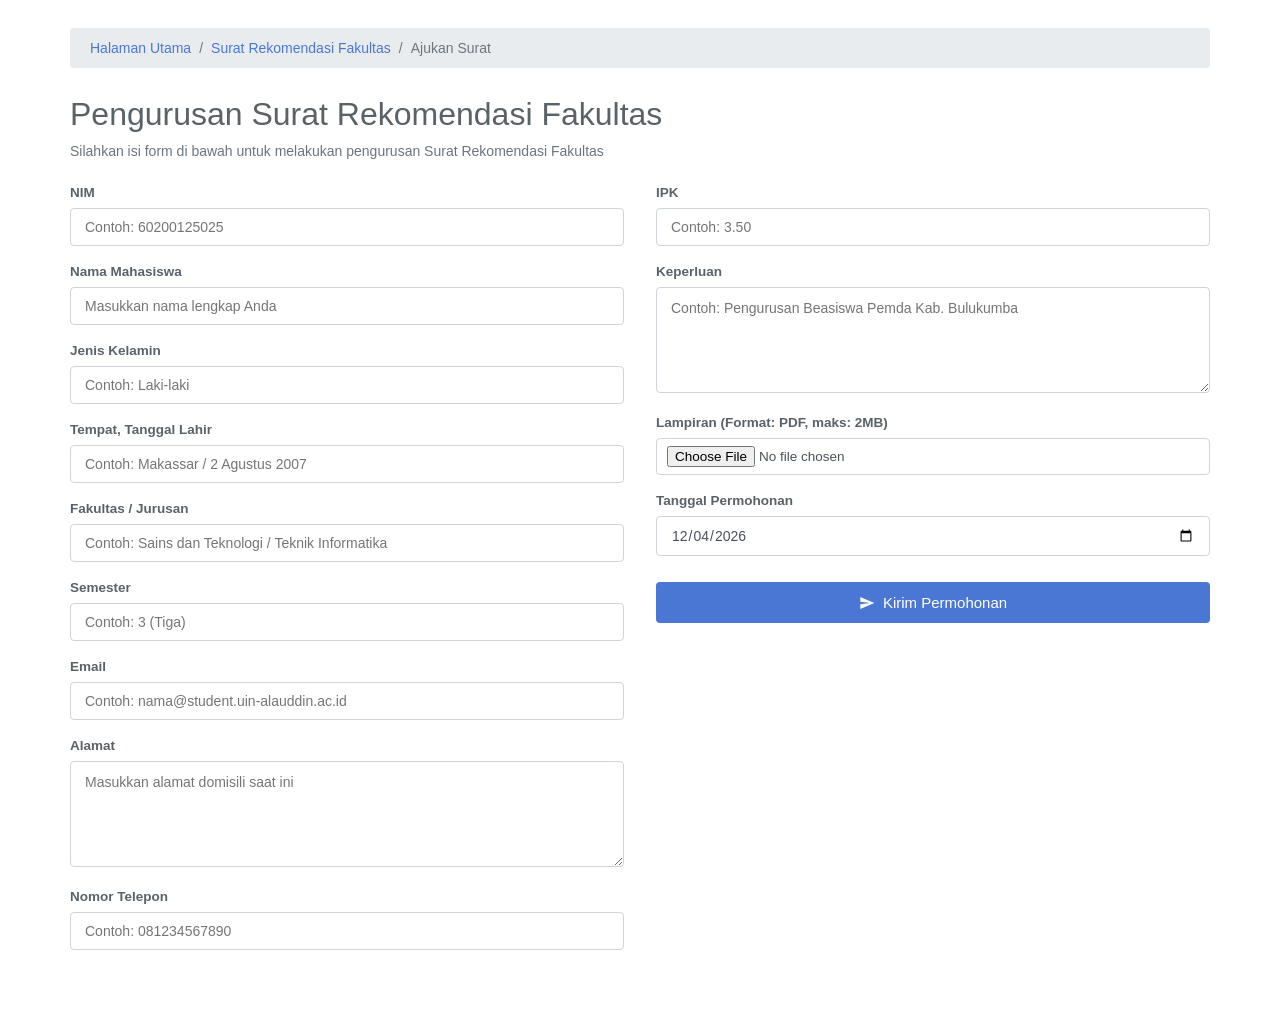
<file: ajukan-surat.html>
<!DOCTYPE html>
<html lang="id">
<head>
    <meta charset="UTF-8">
    <meta name="viewport" content="width=device-width, initial-scale=1.0">
    <title>Ajukan Surat - Layanan Mandiri Persuratan UINAM</title>
    <link rel="stylesheet" href="css/ajukan.css">
</head>
<body>

    <main class="container">
        <!-- Bilah Navigasi Dinamis -->
        <nav class="breadcrumbBar" id="dynamicBreadcrumb" aria-label="Breadcrumb"></nav>

        <section class="formSection">
            <header class="pageHeader">
                <h1 id="formPageTitle" class="mainTitle">Pengurusan Surat</h1>
                <p id="formSubDescription" class="subDescription">
                    Silahkan isi form di bawah ini untuk melakukan pengurusan surat akademik.
                </p>
            </header>

            <form id="pengajuanForm" action="#" method="POST" enctype="multipart/form-data">
                <div class="formGrid">
                    <!-- Kolom Kiri -->
                    <div class="formColumn">
                        <div class="formGroup">
                            <label for="nimInput">NIM</label>
                            <input type="text" id="nimInput" name="nim" placeholder="Contoh: 60200125025" required>
                        </div>

                        <div class="formGroup">
                            <label for="namaInput">Nama Mahasiswa</label>
                            <input type="text" id="namaInput" name="nama" placeholder="Masukkan nama lengkap Anda" required>
                        </div>

                        <div class="formGroup">
                            <label for="genderInput">Jenis Kelamin</label>
                            <input type="text" id="genderInput" name="jenisKelamin" placeholder="Contoh: Laki-laki" required>
                        </div>

                        <div class="formGroup">
                            <label for="ttlInput">Tempat, Tanggal Lahir</label>
                            <input type="text" id="ttlInput" name="ttl" placeholder="Contoh: Makassar / 2 Agustus 2007" required>
                        </div>

                        <div class="formGroup">
                            <label for="fakultasInput">Fakultas / Jurusan</label>
                            <input type="text" id="fakultasInput" name="fakultasJurusan" placeholder="Contoh: Sains dan Teknologi / Teknik Informatika" required>
                        </div>

                        <div class="formGroup">
                            <label for="semesterInput">Semester</label>
                            <input type="text" id="semesterInput" name="semester" placeholder="Contoh: 3 (Tiga)" required>
                        </div>

                        <div class="formGroup">
                            <label for="emailInput">Email</label>
                            <input type="email" id="emailInput" name="email" placeholder="Contoh: nama@student.uin-alauddin.ac.id" required>
                        </div>

                        <div class="formGroup">
                            <label for="alamatInput">Alamat</label>
                            <textarea id="alamatInput" name="alamat" rows="4" placeholder="Masukkan alamat domisili saat ini" required></textarea>
                        </div>

                        <div class="formGroup">
                            <label for="teleponInput">Nomor Telepon</label>
                            <input type="tel" id="teleponInput" name="telepon" placeholder="Contoh: 081234567890" required>
                        </div>
                    </div>

                    <!-- Kolom Kanan -->
                    <div class="formColumn">
                        <div class="formGroup">
                            <label for="ipkInput">IPK</label>
                            <input type="text" id="ipkInput" name="ipk" placeholder="Contoh: 3.50" required>
                        </div>

                        <div class="formGroup">
                            <label for="keperluanInput">Keperluan</label>
                            <textarea id="keperluanInput" name="keperluan" rows="4" placeholder="Contoh: Pengurusan Beasiswa Pemda Kab. Bulukumba" required></textarea>
                        </div>

                        <div class="formGroup">
                            <label for="lampiranInput">Lampiran (Format: PDF, maks: 2MB)</label>
                            <div class="fileInputWrapper">
                                <input type="file" id="lampiranInput" name="lampiran" accept="application/pdf" required>
                            </div>
                            <small id="fileError" class="errorText"></small>
                        </div>

                        <div class="formGroup">
                            <label for="tanggalInput">Tanggal Permohonan</label>
                            <input type="date" id="tanggalInput" name="tanggalPermohonan" required>
                        </div>

                        <div class="submitWrapper">
                            <button type="submit" class="btnSubmit">
                                <svg class="sendIcon" viewBox="0 0 24 24" width="16" height="16" fill="currentColor" aria-hidden="true">
                                    <path d="M2.01 21L23 12 2.01 3 2 10l15 2-15 2z"/>
                                </svg>
                                <span>Kirim Permohonan</span>
                            </button>
                        </div>
                    </div>
                </div>
            </form>
        </section>
    </main>

    <script src="js/app.js"></script>
</body>
</html>
</file>
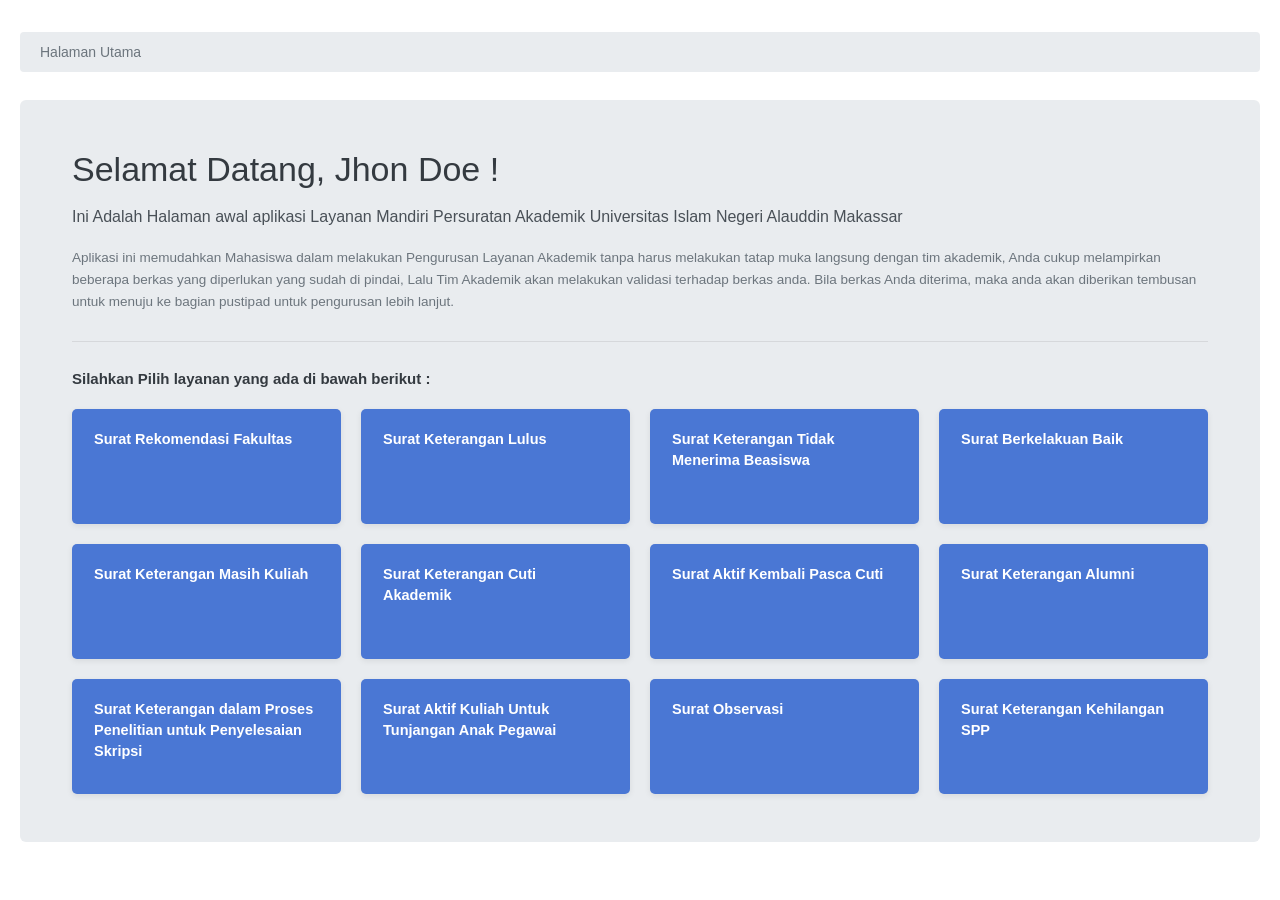
<file: dashboard.html>
<!DOCTYPE html>
<html lang="id">
<head>
    <meta charset="UTF-8">
    <meta name="viewport" content="width=device-width, initial-scale=1.0">
    <title>Halaman Utama - Layanan Mandiri Persuratan UINAM</title>
    <link rel="stylesheet" href="/css/dashboard.css">
</head>
<body>

   <nav class="breadcrumbBar" id="dynamicBreadcrumb" aria-label="Breadcrumb"></nav>
    </main>
        <section class="welcomeCard">
            <header class="welcomeHeader">
                <h1 class="welcomeTitle">Selamat Datang, <span id="displayNamaMahasiswa">Jhon Doe</span> !</h1>
                <p class="welcomeSubtitle">
                    Ini Adalah Halaman awal aplikasi Layanan Mandiri Persuratan Akademik Universitas Islam Negeri Alauddin Makassar
                </p>
                <p class="welcomeDescription">
                    Aplikasi ini memudahkan Mahasiswa dalam melakukan Pengurusan Layanan Akademik tanpa harus melakukan tatap muka langsung dengan tim akademik, Anda cukup melampirkan beberapa berkas yang diperlukan yang sudah di pindai, Lalu Tim Akademik akan melakukan validasi terhadap berkas anda. Bila berkas Anda diterima, maka anda akan diberikan tembusan untuk menuju ke bagian pustipad untuk pengurusan lebih lanjut.
                </p>
            </header>

            <hr class="divider">

            <section class="servicesSection" aria-labelledby="servicesHeading">
                <h2 id="servicesHeading" class="servicesPrompt">Silahkan Pilih layanan yang ada di bawah berikut :</h2>

                <nav class="servicesGrid">
                    <a href="pengantar-surat.html?jenis=rekomendasi-fakultas" class="serviceCard">
                        <span>Surat Rekomendasi Fakultas</span>
                    </a>
                    <a href="pengantar-surat.html?jenis=keterangan-lulus" class="serviceCard">
                        <span>Surat Keterangan Lulus</span>
                    </a>
                    <a href="pengantar-surat.html?jenis=tidak-menerima-beasiswa" class="serviceCard">
                        <span>Surat Keterangan Tidak Menerima Beasiswa</span>
                    </a>
                    <a href="pengantar-surat.html?jenis=berkelakuan-baik" class="serviceCard">
                        <span>Surat Berkelakuan Baik</span>
                    </a>

                    <a href="pengantar-surat.html?jenis=masih-kuliah" class="serviceCard">
                        <span>Surat Keterangan Masih Kuliah</span>
                    </a>
                    <a href="pengantar-surat.html?jenis=cuti-akademik" class="serviceCard">
                        <span>Surat Keterangan Cuti Akademik</span>
                    </a>
                    <a href="pengantar-surat.html?jenis=aktif-kembali" class="serviceCard">
                        <span>Surat Aktif Kembali Pasca Cuti</span>
                    </a>
                    <a href="pengantar-surat.html?jenis=keterangan-alumni" class="serviceCard">
                        <span>Surat Keterangan Alumni</span>
                    </a>

                    <a href="pengantar-surat.html?jenis=penelitian-skripsi" class="serviceCard">
                        <span>Surat Keterangan dalam Proses Penelitian untuk Penyelesaian Skripsi</span>
                    </a>
                    <a href="pengantar-surat.html?jenis=tunjangan-anak-pegawai" class="serviceCard">
                        <span>Surat Aktif Kuliah Untuk Tunjangan Anak Pegawai</span>
                    </a>
                    <a href="pengantar-surat.html?jenis=surat-observasi" class="serviceCard">
                        <span>Surat Observasi</span>
                    </a>
                    <a href="pengantar-surat.html?jenis=kehilangan-spp" class="serviceCard">
                        <span>Surat Keterangan Kehilangan SPP</span>
                    </a>
                </nav>
            </section>
        </section>
    </main>

    <script>
        const savedName = sessionStorage.getItem('namaMahasiswa');
        if (savedName) {
            document.getElementById('displayNamaMahasiswa').textContent = savedName.toUpperCase();
        }
    </script>

    <script src="js/app.js"></script>

</body>
</html>
</file>
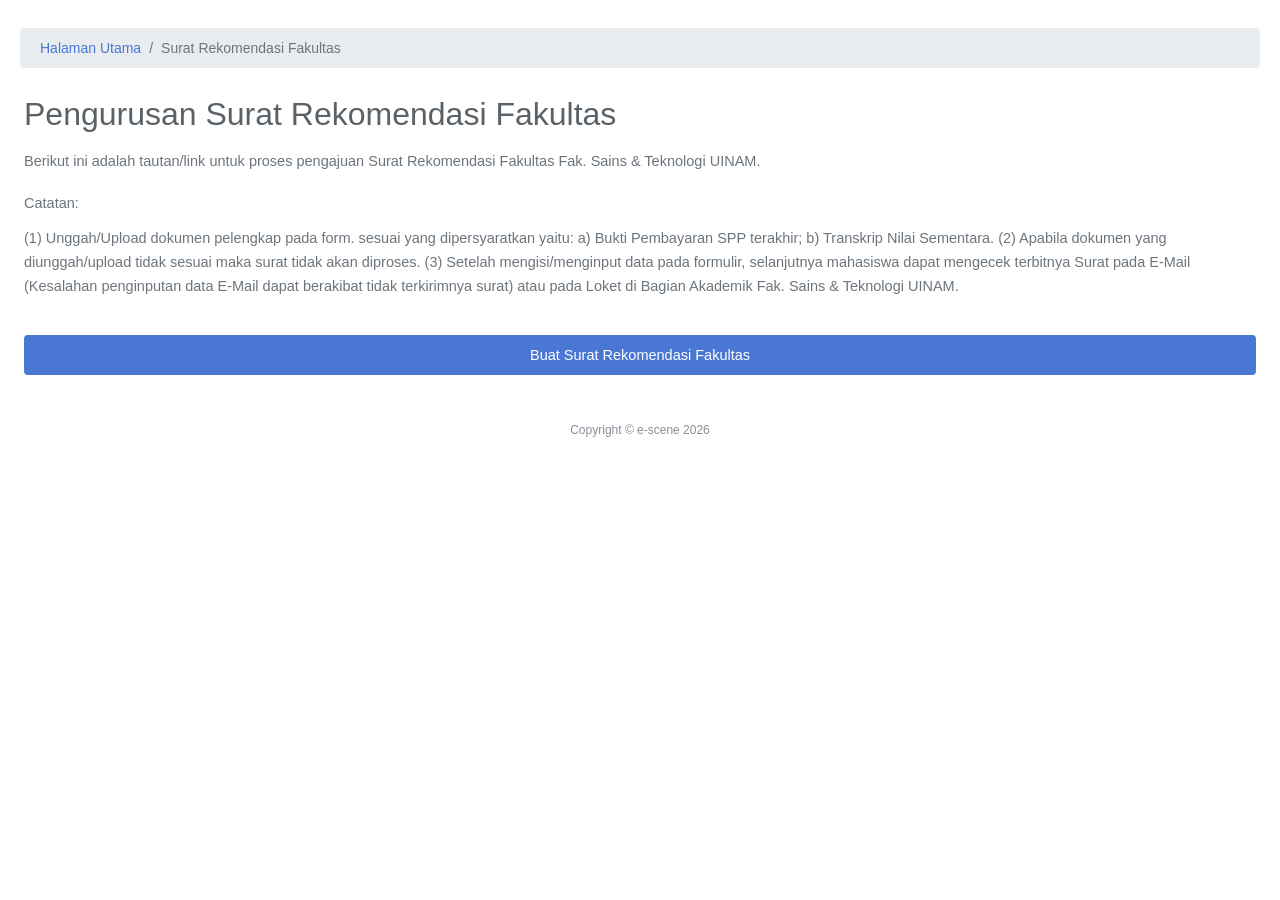
<file: pengantar-surat.html>
<!DOCTYPE html>
<html lang="id">
<head>
    <meta charset="UTF-8">
    <meta name="viewport" content="width=device-width, initial-scale=1.0">
    <title>Pengurusan Surat - Layanan Mandiri Persuratan UINAM</title>
    <link rel="stylesheet" href="css/pengantar.css">
</head>
<body>

    <nav class="breadcrumbBar" id="dynamicBreadcrumb" aria-label="Breadcrumb"></nav>
    </main>

        <article class="contentSection">
            <header class="pageHeader">
                <h1 id="pageTitle" class="mainTitle">Pengurusan Surat Rekomendasi Fakultas</h1>
                <p id="subDescription" class="subDescription">
                    Berikut ini adalah tautan/link untuk proses pengajuan Surat Rekomendasi Fak. Sains &amp; Teknologi UINAM.
                </p>
            </header>

            <section class="notesSection" aria-labelledby="notesHeading">
                <h2 id="notesHeading" class="notesLabel">Catatan:</h2>
                <p id="notesContent" class="notesText">
                    (1) Unggah/Upload dokumen pelengkap pada form. sesuai yang dipersyaratkan yaitu: a) Bukti Pembayaran SPP terakhir; b) Transkrip Nilai Sementara. (2) Apabila dokumen yang diunggah/upload tidak sesuai maka surat tidak akan diproses. (3) Setelah mengisi/menginput data pada formulir, selanjutnya mahasiswa dapat mengecek terbitnya Surat pada E-Mail (Kesalahan penginputan data E-Mail dapat berakibat tidak terkirimnya surat) atau pada Loket di Bagian Akademik Fak. Sains &amp; Teknologi UINAM.
                </p>
            </section>

            <div class="actionWrapper">
                <a id="btnAjukan" href="ajukan-surat.html?jenis=rekomendasi-fakultas" class="btnPrimary">
                    Buat Surat Rekomendasi Fakultas
                </a>
            </div>
        </article>

        <footer class="pageFooter">
            <p>Copyright &copy; e-scene 2026</p>
        </footer>
    </main>

    <script>
        const layananMap = {
            'rekomendasi-fakultas': {
                nama: 'Surat Rekomendasi Fakultas',
                syarat: 'a) Bukti Pembayaran SPP terakhir; b) Transkrip Nilai Sementara.'
            },
            'keterangan-lulus': {
                nama: 'Surat Keterangan Lulus',
                syarat: 'a) Bukti Pembayaran SPP terakhir; b) Berita Acara Ujian Munaqasyah; c) Transkrip Nilai Akhir.'
            },
            'tidak-menerima-beasiswa': {
                nama: 'Surat Keterangan Tidak Menerima Beasiswa',
                syarat: 'a) Bukti Pembayaran SPP terakhir; b) Kartu Hasil Studi (KHS) semester berjalan.'
            },
            'berkelakuan-baik': {
                nama: 'Surat Berkelakuan Baik',
                syarat: 'a) Bukti Pembayaran SPP terakhir; b) Kartu Tanda Mahasiswa (KTM).'
            },
            'masih-kuliah': {
                nama: 'Surat Keterangan Masih Kuliah',
                syarat: 'a) Bukti Pembayaran SPP terakhir; b) Kartu Rencana Studi (KRS) aktif.'
            },
            'cuti-akademik': {
                nama: 'Surat Keterangan Cuti Akademik',
                syarat: 'a) Surat Permohonan Cuti bermaterai; b) Bukti bebas pustaka; c) Transkrip Nilai Sementara.'
            },
            'aktif-kembali': {
                nama: 'Surat Aktif Kembali Pasca Cuti',
                syarat: 'a) Surat Keterangan Cuti Akademik sebelumnya; b) Bukti Pembayaran UKT/SPP semester aktif.'
            },
            'keterangan-alumni': {
                nama: 'Surat Keterangan Alumni',
                syarat: 'a) Scan Ijazah atau Surat Keterangan Lulus; b) Transkrip Nilai.'
            },
            'penelitian-skripsi': {
                nama: 'Surat Keterangan dalam Proses Penelitian untuk Penyelesaian Skripsi',
                syarat: 'a) Bukti Pembayaran SPP terakhir; b) Lembar Pengesahan Proposal Skripsi.'
            },
            'tunjangan-anak-pegawai': {
                nama: 'Surat Aktif Kuliah Untuk Tunjangan Anak Pegawai',
                syarat: 'a) Bukti Pembayaran SPP terakhir; b) SK Terakhir Orang Tua (PNS/ASN); c) Kartu Keluarga.'
            },
            'surat-observasi': {
                nama: 'Surat Observasi',
                syarat: 'a) Bukti Pembayaran SPP terakhir; b) Surat Pengantar dari Jurusan/Prodi.'
            },
            'kehilangan-spp': {
                nama: 'Surat Keterangan Kehilangan SPP',
                syarat: 'a) Surat Keterangan Kehilangan dari Kepolisian; b) Fotokopi KTM.'
            }
        };

        const urlParams = new URLSearchParams(window.location.search);
        const jenisKode = urlParams.get('jenis') || 'rekomendasi-fakultas';
        const dataLayanan = layananMap[jenisKode] || layananMap['rekomendasi-fakultas'];

        document.getElementById('breadcrumbTitle').textContent = dataLayanan.nama;
        document.getElementById('pageTitle').textContent = 'Pengurusan ' + dataLayanan.nama;
        document.getElementById('subDescription').textContent =
            'Berikut ini adalah tautan/link untuk proses pengajuan ' + dataLayanan.nama + ' Fak. Sains & Teknologi UINAM.';
        document.getElementById('notesContent').textContent =
            '(1) Unggah/Upload dokumen pelengkap pada form. sesuai yang dipersyaratkan yaitu: ' + dataLayanan.syarat +
            ' (2) Apabila dokumen yang diunggah/upload tidak sesuai maka surat tidak akan diproses. (3) Setelah mengisi/menginput data pada formulir, selanjutnya mahasiswa dapat mengecek terbitnya Surat pada E-Mail (Kesalahan penginputan data E-Mail dapat berakibat tidak terkirimnya surat) atau pada Loket di Bagian Akademik Fak. Sains & Teknologi UINAM.';

        const btnAjukan = document.getElementById('btnAjukan');
        btnAjukan.textContent = 'Buat ' + dataLayanan.nama;
        btnAjukan.href = 'ajukan-surat.html?jenis=' + jenisKode;
    </script>

    <script src="js/app.js"></script>
</body>
</html>
</file>
<file: css/ajukan.css>
* {
    margin: 0;
    padding: 0;
    box-sizing: border-box;
    font-family: 'Segoe UI', Tahoma, Geneva, Verdana, sans-serif;
}

body {
    background-color: #ffffff;
    color: #495057;
    padding: 28px 20px 60px;
}

.container {
    max-width: 1140px;
    margin: 0 auto;
}

.breadcrumbBar {
    background-color: #e9ecef;
    padding: 12px 20px;
    border-radius: 4px;
    font-size: 14px;
    margin-bottom: 28px;
    display: flex;
    flex-wrap: wrap;
    align-items: center;
    justify-content: flex-start;
    gap: 8px;
}

.breadcrumbLink {
    color: #4a77d4;
    text-decoration: none;
    font-weight: 400;
}

.breadcrumbLink:hover {
    text-decoration: underline;
}

.breadcrumbCurrent {
    color: #6c757d;
    font-weight: 400;
}

.breadcrumbSeparator {
    color: #6c757d;
    user-select: none;
}

.pageHeader {
    margin-bottom: 26px;
}

.mainTitle {
    font-size: 32px;
    font-weight: 400;
    color: #5a6268;
    margin-bottom: 10px;
}

.subDescription {
    font-size: 14px;
    color: #6c757d;
}

.formGrid {
    display: grid;
    grid-template-columns: repeat(2, 1fr);
    column-gap: 32px;
    row-gap: 0;
}

.formGroup {
    margin-bottom: 18px;
}

.formGroup label {
    display: block;
    font-size: 13.5px;
    font-weight: 600;
    color: #5a6268;
    margin-bottom: 8px;
}

.formGroup input[type="text"],
.formGroup input[type="email"],
.formGroup input[type="tel"],
.formGroup input[type="date"],
.formGroup textarea {
    width: 100%;
    padding: 10px 14px;
    font-size: 14px;
    color: #495057;
    background-color: #ffffff;
    border: 1px solid #ced4da;
    border-radius: 4px;
    outline: none;
    transition: border-color 0.2s ease, box-shadow 0.2s ease;
}

.formGroup input.readonlyInput {
    background-color: #e9ecef;
    color: #495057;
    cursor: not-allowed;
}

.formGroup input:not(.readonlyInput):focus,
.formGroup textarea:focus {
    border-color: #4a77d4;
    box-shadow: 0 0 0 3px rgba(74, 119, 212, 0.15);
}

.formGroup textarea {
    resize: vertical;
    line-height: 1.5;
}

.fileInputWrapper {
    width: 100%;
    padding: 7px 10px;
    border: 1px solid #ced4da;
    border-radius: 4px;
    background-color: #ffffff;
}

.fileInputWrapper input[type="file"] {
    width: 100%;
    font-size: 13.5px;
    color: #495057;
}

.errorText {
    display: block;
    color: #dc3545;
    font-size: 12px;
    margin-top: 5px;
}

.submitWrapper {
    margin-top: 26px;
}

.btnSubmit {
    width: 100%;
    background-color: #4a77d4;
    color: #ffffff;
    border: none;
    border-radius: 4px;
    padding: 12px 20px;
    font-size: 15px;
    font-weight: 500;
    cursor: pointer;
    display: flex;
    justify-content: center;
    align-items: center;
    gap: 8px;
    transition: background-color 0.2s ease;
}

.btnSubmit:hover {
    background-color: #3b66c4;
}

@media (max-width: 768px) {
    .formGrid {
        grid-template-columns: 1fr;
    }
    .mainTitle {
        font-size: 24px;
    }
}
</file>
<file: css/dashboard.css>
* {
    margin: 0;
    padding: 0;
    box-sizing: border-box;
    font-family: 'Segoe UI', Tahoma, Geneva, Verdana, sans-serif;
}

body {
    background-color: #ffffff;
    color: #495057;
    padding: 32px 20px;
}
.breadcrumbBar {
    background-color: #e9ecef;
    padding: 12px 20px;
    border-radius: 4px;
    font-size: 14px;
    margin-bottom: 28px;
    display: flex;
    flex-wrap: wrap;
    align-items: center;
    justify-content: flex-start;
    gap: 8px;
}

.breadcrumbLink {
    color: #4a77d4;
    text-decoration: none;
    font-weight: 400;
}

.breadcrumbLink:hover {
    text-decoration: underline;
}

.breadcrumbCurrent {
    color: #6c757d;
    font-weight: 400;
}

.breadcrumbSeparator {
    color: #6c757d;
    user-select: none;
}

.welcomeCard {
    background-color: #e9ecef;
    border-radius: 6px;
    padding: 48px 52px;
}

.welcomeHeader {
    margin-bottom: 28px;
}

.welcomeTitle {
    font-size: 34px;
    font-weight: 300;
    color: #343a40;
    margin-bottom: 14px;
    line-height: 1.25;
}

.welcomeSubtitle {
    font-size: 16px;
    font-weight: 400;
    color: #495057;
    margin-bottom: 18px;
    line-height: 1.5;
}

.welcomeDescription {
    font-size: 13.5px;
    color: #6c757d;
    line-height: 1.65;
}

.divider {
    border: none;
    border-top: 1px solid #d6d8db;
    margin: 28px 0;
}

.servicesPrompt {
    font-size: 15px;
    font-weight: 600;
    color: #343a40;
    margin-bottom: 22px;
}

.servicesGrid {
    display: grid;
    grid-template-columns: repeat(4, 1fr);
    gap: 20px;
}

.serviceCard {
    background-color: #4a77d4;
    color: #ffffff;
    text-decoration: none;
    border-radius: 5px;
    padding: 20px 22px;
    min-height: 115px;
    display: flex;
    align-items: flex-start;
    font-size: 14.5px;
    font-weight: 600;
    line-height: 1.45;
    box-shadow: 0 2px 6px rgba(0, 0, 0, 0.08);
    transition: background-color 0.2s ease, transform 0.15s ease, box-shadow 0.2s ease;
}

.serviceCard:hover {
    background-color: #3b66c4;
    transform: translateY(-2px);
    box-shadow: 0 5px 12px rgba(74, 119, 212, 0.25);
}

@media (max-width: 992px) {
    .servicesGrid {
        grid-template-columns: repeat(2, 1fr);
    }
    .welcomeCard {
        padding: 36px 28px;
    }
}

@media (max-width: 576px) {
    .servicesGrid {
        grid-template-columns: 1fr;
    }
    .welcomeTitle {
        font-size: 26px;
    }
}
</file>
<file: css/pengantar.css>
* {
    margin: 0;
    padding: 0;
    box-sizing: border-box;
    font-family: 'Segoe UI', Tahoma, Geneva, Verdana, sans-serif;
}

body {
    background-color: #ffffff;
    color: #495057;
    padding: 28px 20px;
}

.container {
    max-width: 1140px;
    margin: 0 auto;
}
.breadcrumbBar {
    background-color: #e9ecef;
    padding: 12px 20px;
    border-radius: 4px;
    font-size: 14px;
    margin-bottom: 28px;
    display: flex;
    flex-wrap: wrap;
    align-items: center;
    justify-content: flex-start;
    gap: 8px;
}

.breadcrumbLink {
    color: #4a77d4;
    text-decoration: none;
    font-weight: 400;
}

.breadcrumbLink:hover {
    text-decoration: underline;
}

.breadcrumbCurrent {
    color: #6c757d;
    font-weight: 400;
}

.breadcrumbSeparator {
    color: #6c757d;
    user-select: none;
}

.contentSection {
    padding: 0 4px;
}

.mainTitle {
    font-size: 32px;
    font-weight: 400;
    color: #5a6268;
    margin-bottom: 18px;
}

.subDescription {
    font-size: 14.5px;
    color: #6c757d;
    margin-bottom: 22px;
    line-height: 1.5;
}

.notesSection {
    margin-bottom: 36px;
}

.notesLabel {
    font-size: 14.5px;
    font-weight: 400;
    color: #6c757d;
    margin-bottom: 16px;
}

.notesText {
    font-size: 14.5px;
    color: #6c757d;
    line-height: 1.65;
}

.actionWrapper {
    margin-bottom: 48px;
}

.btnPrimary {
    display: block;
    width: 100%;
    background-color: #4a77d4;
    color: #ffffff;
    text-align: center;
    text-decoration: none;
    padding: 12px 20px;
    font-size: 14.5px;
    font-weight: 500;
    border-radius: 4px;
    transition: background-color 0.2s ease;
}

.btnPrimary:hover {
    background-color: #3b66c4;
}

.pageFooter {
    text-align: center;
    font-size: 12px;
    color: #868e96;
    margin-top: 24px;
}

@media (max-width: 576px) {
    .mainTitle {
        font-size: 24px;
    }
}
</file>
